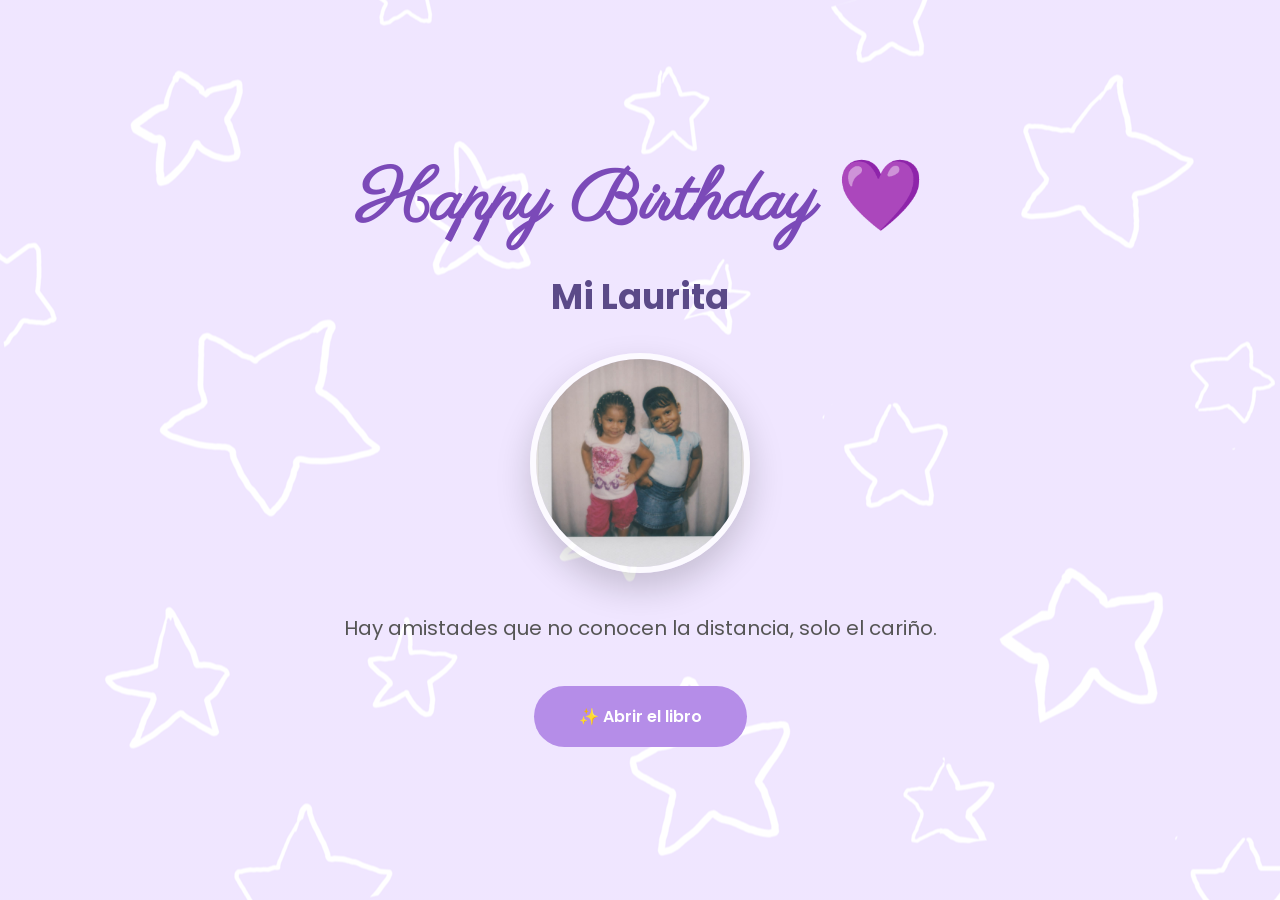
<file: index.html>
<!DOCTYPE html>
<html lang="es">

<head>

    <meta charset="UTF-8">

    <meta name="viewport"
          content="width=device-width, initial-scale=1.0">

    <title>Pumpe</title>

    <link rel="stylesheet" href="style.css">
    <link rel="preconnect" href="https://fonts.googleapis.com">
    <link rel="preconnect" href="https://fonts.gstatic.com" crossorigin>
    <link href="https://fonts.googleapis.com/css2?family=Parisienne&family=Poppins:wght@300;400;500;600;700&display=swap" rel="stylesheet">

</head>

<body>

    <section class="hero">

        <div class="contenido">

            <h1>Happy Birthday 💜</h1>

            <h2>Mi Laurita</h2>
            <div class="foto-portada">
                <img src="assets/fotos/portada.jpg" alt="Nuestra foto">
            </div>

            <p>
                Hay amistades que no conocen la distancia,
                solo el cariño.
            </p>
               <a href="nuestro-comienzo.html" class="btn">
                    ✨ Abrir el libro
                </a>

        </div>

    </section>

<script src="script.js"></script>

</body>

</html>
</file>
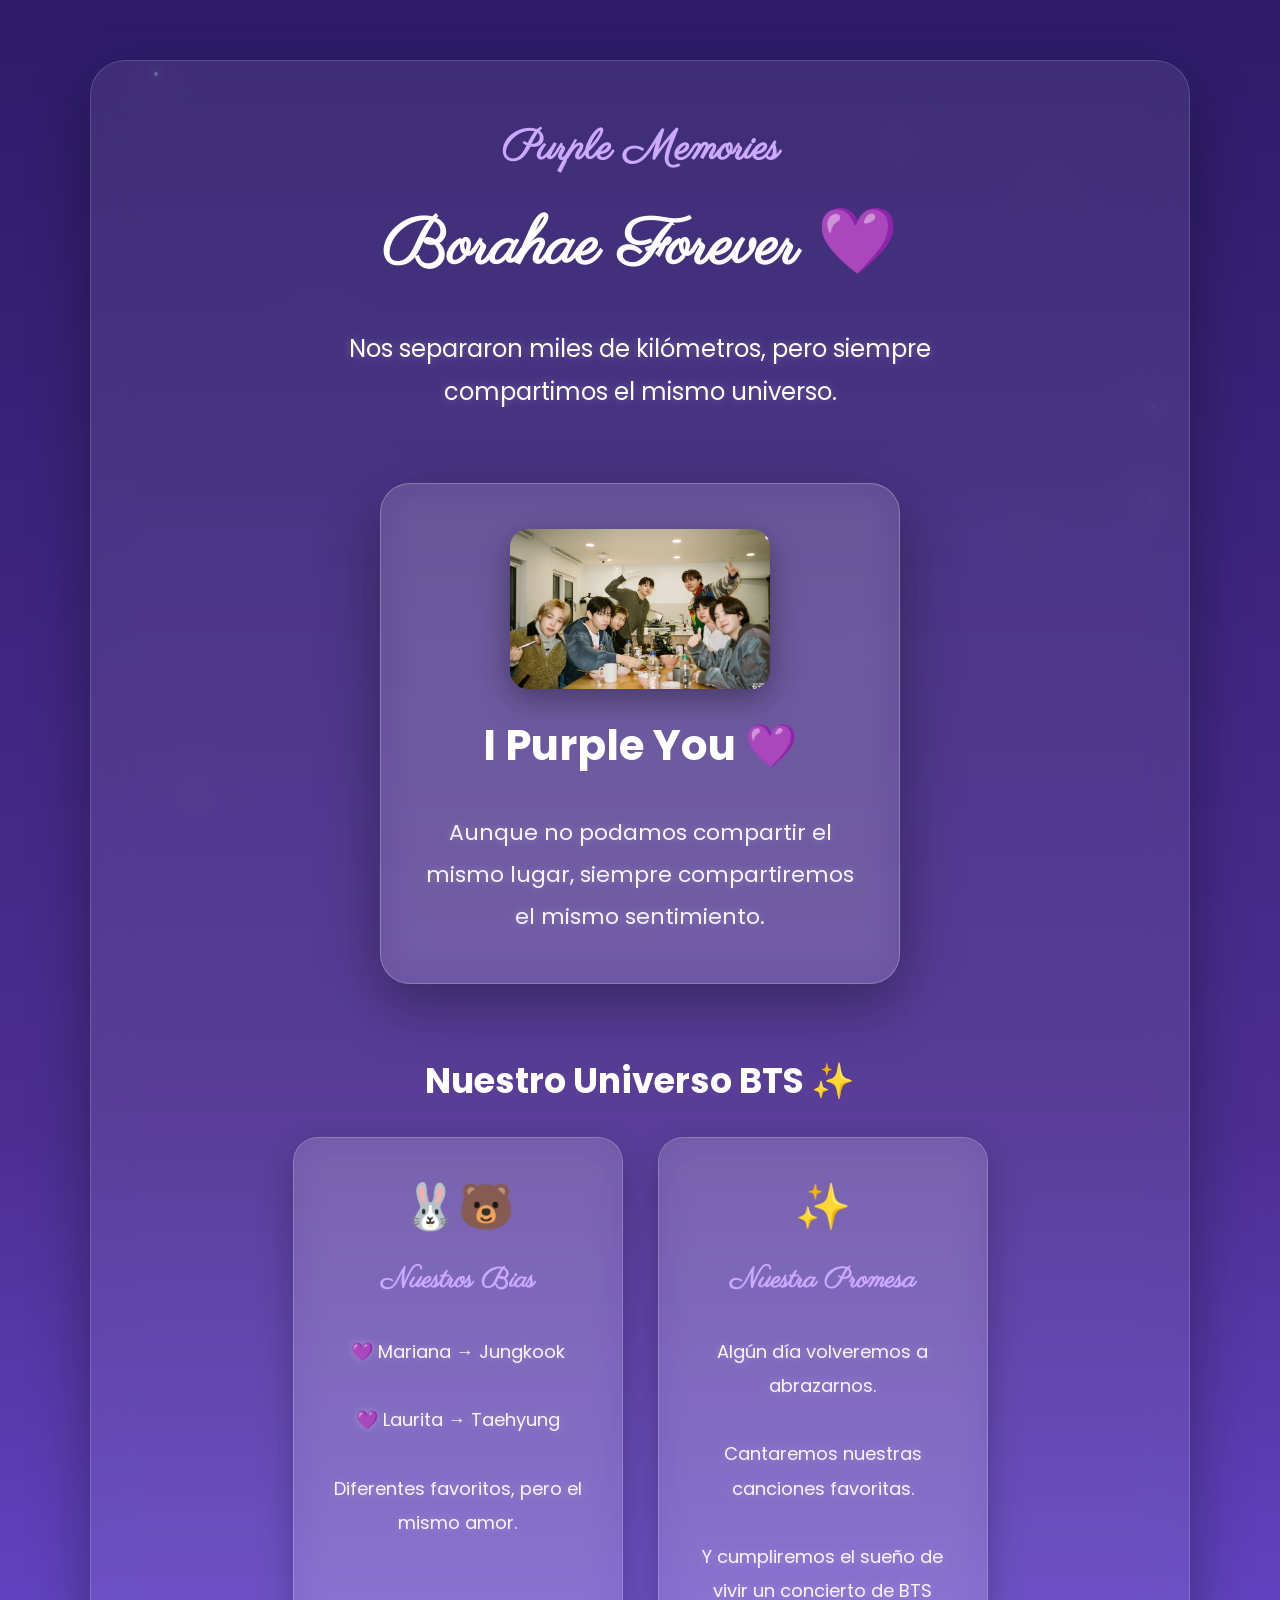
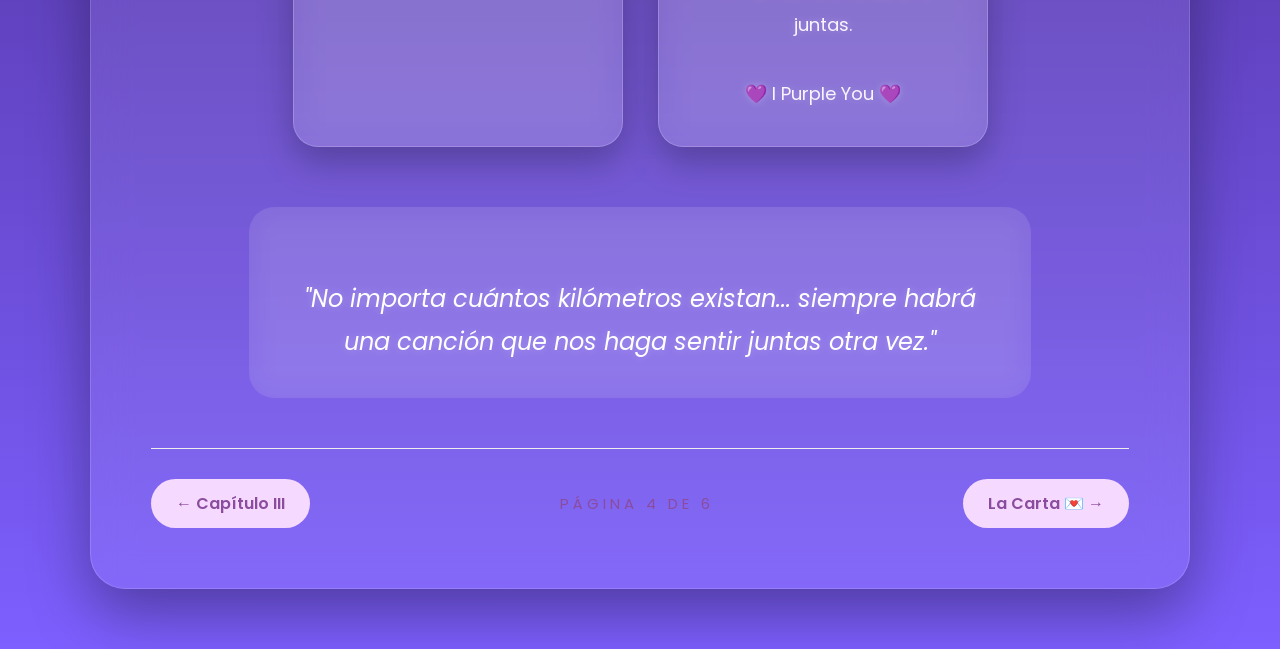
<file: bts.html>
<!DOCTYPE html>
<html lang="es">

<head>
    <meta charset="UTF-8">
    <meta name="viewport" content="width=device-width, initial-scale=1.0">
    <title>Borahae Forever 💜</title>

    <link rel="stylesheet" href="style.css">

    <link rel="preconnect" href="https://fonts.googleapis.com">
    <link rel="preconnect" href="https://fonts.gstatic.com" crossorigin>

    <link href="https://fonts.googleapis.com/css2?family=Parisienne&family=Poppins:wght@300;400;600;700&display=swap" rel="stylesheet">

</head>

<body>

<section class="capitulo-bts">

    <!-- Estrellas -->
    <div class="galaxia">

        <span class="star s1"></span>
        <span class="star s2"></span>
        <span class="star s3"></span>
        <span class="star s4"></span>
        <span class="star s5"></span>
        <span class="star s6"></span>
        <span class="star s7"></span>
        <span class="star s8"></span>
        <span class="star s9"></span>
        <span class="star s10"></span>

    </div>

    <div class="contenedor-bts">

        <h3>Purple Memories</h3>

      

        <h1>Borahae Forever 💜</h1>

        <p class="intro-bts">
            Nos separaron miles de kilómetros,
            pero siempre compartimos el mismo universo.
        </p>

        <!-- Tarjeta Principal -->

        <div class="bts-card">

            <img src="assets/iconos/bts-logo.png"
                 alt="BTS"
                 class="logo-bts">

            <h2>I Purple You 💜</h2>

            <p>
                Aunque no podamos compartir el mismo lugar,
                siempre compartiremos el mismo sentimiento.
            </p>

        </div>

        <h2 class="subtitulo">
            Nuestro Universo BTS ✨
        </h2>

        <!-- Tarjetas -->

        <div class="bts-grid">

            <div class="tarjeta-bts">

                <div class="icono">🐰🐻</div>

                <h3>Nuestros Bias</h3>

                <p>

                    💜 Mariana → Jungkook

                    <br><br>

                    💜 Laurita → Taehyung

                    <br><br>

                    Diferentes favoritos,
                    pero el mismo amor.

                </p>

            </div>

            <div class="tarjeta-bts">

                <div class="icono">✨</div>

                <h3>Nuestra Promesa</h3>

                <p>

                    Algún día volveremos a abrazarnos.

                    <br><br>

                    Cantaremos nuestras canciones favoritas.

                    <br><br>

                    Y cumpliremos el sueño
                    de vivir un concierto de BTS juntas.

                    <br><br>

                    💜 I Purple You 💜

                </p>

            </div>

        </div>

        <!-- Frase Final -->

        <div class="frase-final">

            <p>

                "No importa cuántos kilómetros existan...
                siempre habrá una canción que nos haga sentir juntas otra vez."

            </p>

        </div>

        <!-- Navegación -->

        <div class="navegacion">

            <a href="distancia.html">

                ← Capítulo III

            </a>

            <span>

                Página 4 de 6

            </span>

            <a href="carta.html">

                La Carta 💌 →

            </a>

        </div>

    </div>

</section>

</body>

</html>
</file>
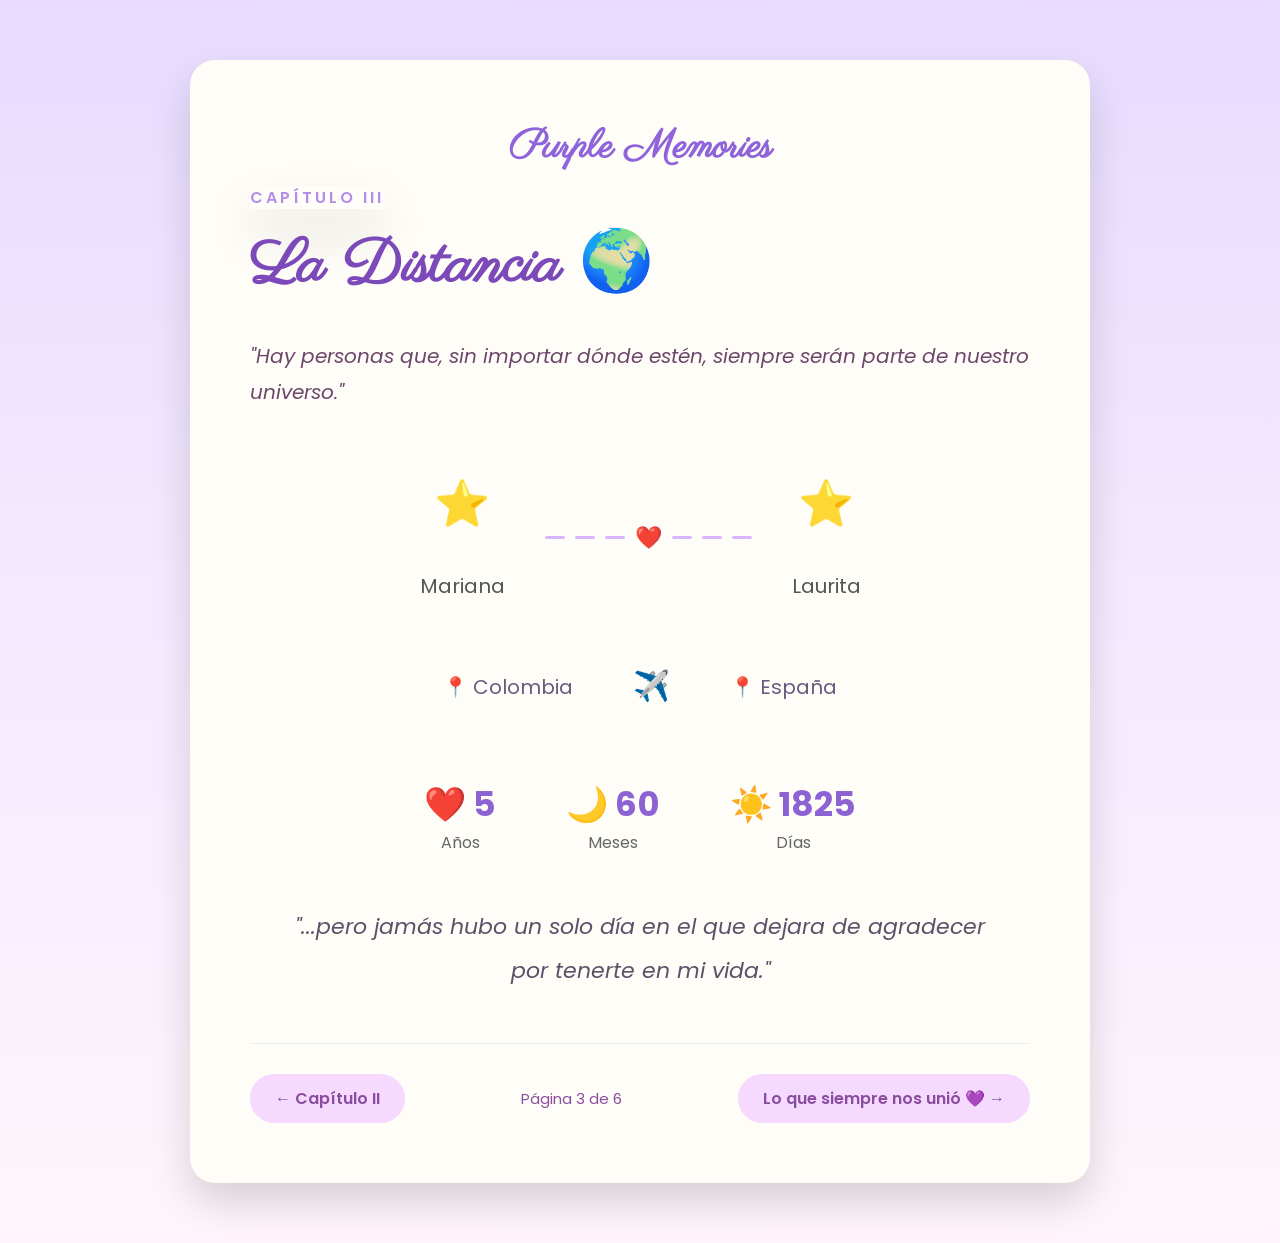
<file: distancia.html>
<!DOCTYPE html>
<html lang="es">

<head>

    <meta charset="UTF-8">
    <meta name="viewport" content="width=device-width, initial-scale=1.0">

    <title>Capítulo III | La Distancia</title>

    <link rel="stylesheet" href="style.css">

    <link rel="preconnect" href="https://fonts.googleapis.com">
    <link rel="preconnect" href="https://fonts.gstatic.com" crossorigin>

    <link href="https://fonts.googleapis.com/css2?family=Parisienne&family=Poppins:wght@300;400;600;700&display=swap" rel="stylesheet">

</head>

<body>

<section class="capitulo-distancia">

    <div class="libro">

        <h3 class="titulo-libro">
            Purple Memories
        </h3>

        <span class="capitulo-numero">
            Capítulo III
        </span>

        <h1>La Distancia 🌍</h1>

        <p class="frase">

            "Hay personas que, sin importar dónde estén,
            siempre serán parte de nuestro universo."

        </p>

        <!-- Estrellas -->

        <div class="constelacion">

            <div class="estrella-box">

                <div class="estrella">⭐</div>

                <p>Mariana</p>

            </div>

            <div class="conexion">

                <span></span>
                <span></span>
                <span></span>

                ❤️

                <span></span>
                <span></span>
                <span></span>

            </div>

            <div class="estrella-box">

                <div class="estrella">⭐</div>

                <p>Laurita</p>

            </div>

        </div>

        <!-- Países -->

        <div class="paises">

            <div>

                📍 Colombia

            </div>

            <div class="avion">

                ✈️

            </div>

            <div>

                📍 España

            </div>

        </div>

        <!-- Tiempo -->

        <div class="contador">

            <div>

                <h2>❤️ 5</h2>

                <span>Años</span>

            </div>

            <div>

                <h2>🌙 60</h2>

                <span>Meses</span>

            </div>

            <div>

                <h2>☀️ 1825</h2>

                <span>Días</span>

            </div>

        </div>

        <p class="mensaje-final">

            "...pero jamás hubo un solo día en el que dejara
            de agradecer por tenerte en mi vida."

        </p>

        <div class="navegacion">

            <a href="recuerdos.html">

                ← Capítulo II

            </a>

            <span>

                Página 3 de 6

            </span>

            <a href="bts.html">

                Lo que siempre nos unió 💜 →

            </a>

        </div>

    </div>

</section>

</body>

</html>
</file>
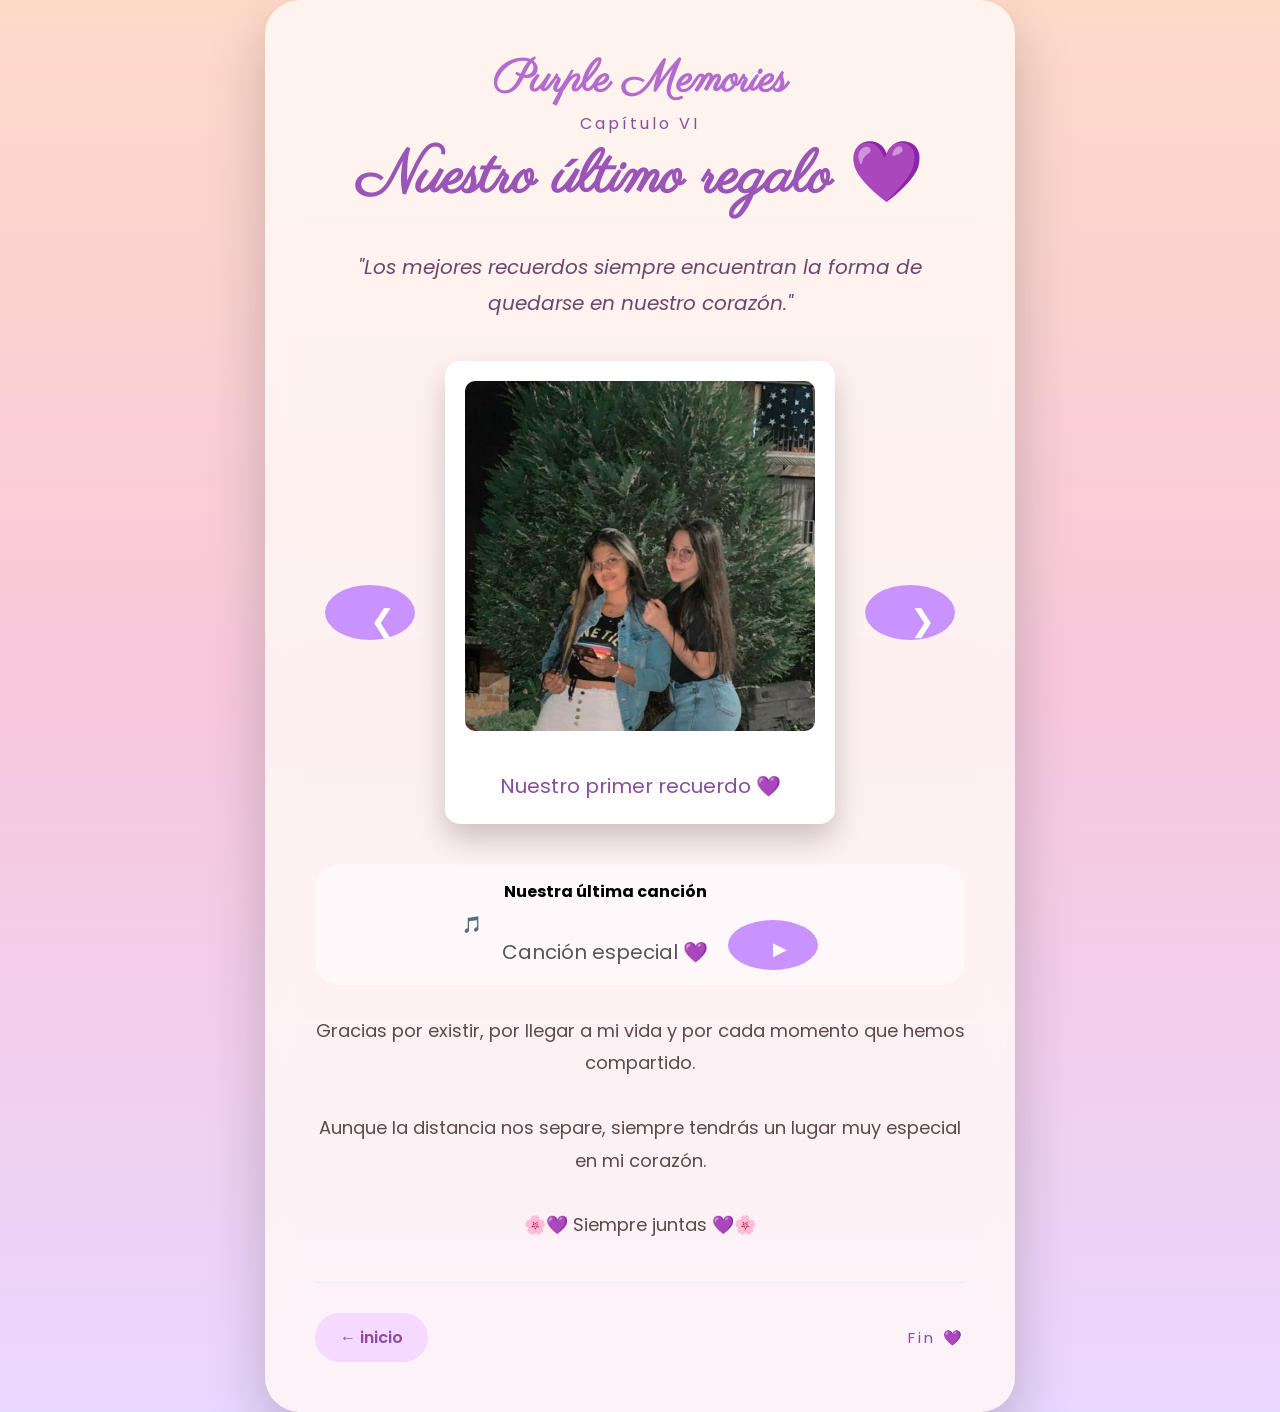
<file: final.html>
<!DOCTYPE html>
<html lang="es">

<head>

<meta charset="UTF-8">
<meta name="viewport" content="width=device-width, initial-scale=1.0">

<title>Nuestro último regalo 💜</title>

<link rel="stylesheet" href="style.css">


<link href="https://fonts.googleapis.com/css2?family=Parisienne&family=Poppins:wght@300;400;600&display=swap" rel="stylesheet">


</head>


<body>


<section class="final-section">


<div class="estrellas">

</div>



<div class="final-card">


<h3>
Purple Memories
</h3>


<span>
Capítulo VI
</span>



<h1>
Nuestro último regalo 💜
</h1>



<p class="frase">

"Los mejores recuerdos siempre encuentran
la forma de quedarse en nuestro corazón."

</p>




<!-- CARRUSEL -->


<div class="carrusel">


<button id="anterior">
❮
</button>



<div class="foto-box">


<img id="foto"
src="assets/fotos/foto4.jpg"
alt="Nuestro recuerdo">



<p id="descripcion">

Nuestro primer recuerdo 💜

</p>


</div>



<button id="siguiente">
❯
</button>



</div>





<!-- MUSICA -->


<div class="player-final">


<div>
🎵
</div>


<div>

<h4>
Nuestra última canción
</h4>


<p>
Canción especial 💜
</p>


</div>


<button id="playFinal">

▶

</button>


</div>



<audio id="musicaFinal">


<source src="assets/music/Tu y Yo.mp3"
type="audio/mpeg">


</audio>






<p class="mensaje">


Gracias por existir,
por llegar a mi vida
y por cada momento
que hemos compartido.


<br><br>


Aunque la distancia nos separe,
siempre tendrás un lugar
muy especial en mi corazón.


<br><br>


🌸💜 Siempre juntas 💜🌸


</p>






<div class="navegacion">


<a href="index.html">

← inicio

</a>


<span>

Fin 💜

</span>



</div>



</div>


</section>




<script src="script.js"></script>


</body>

</html>
</file>
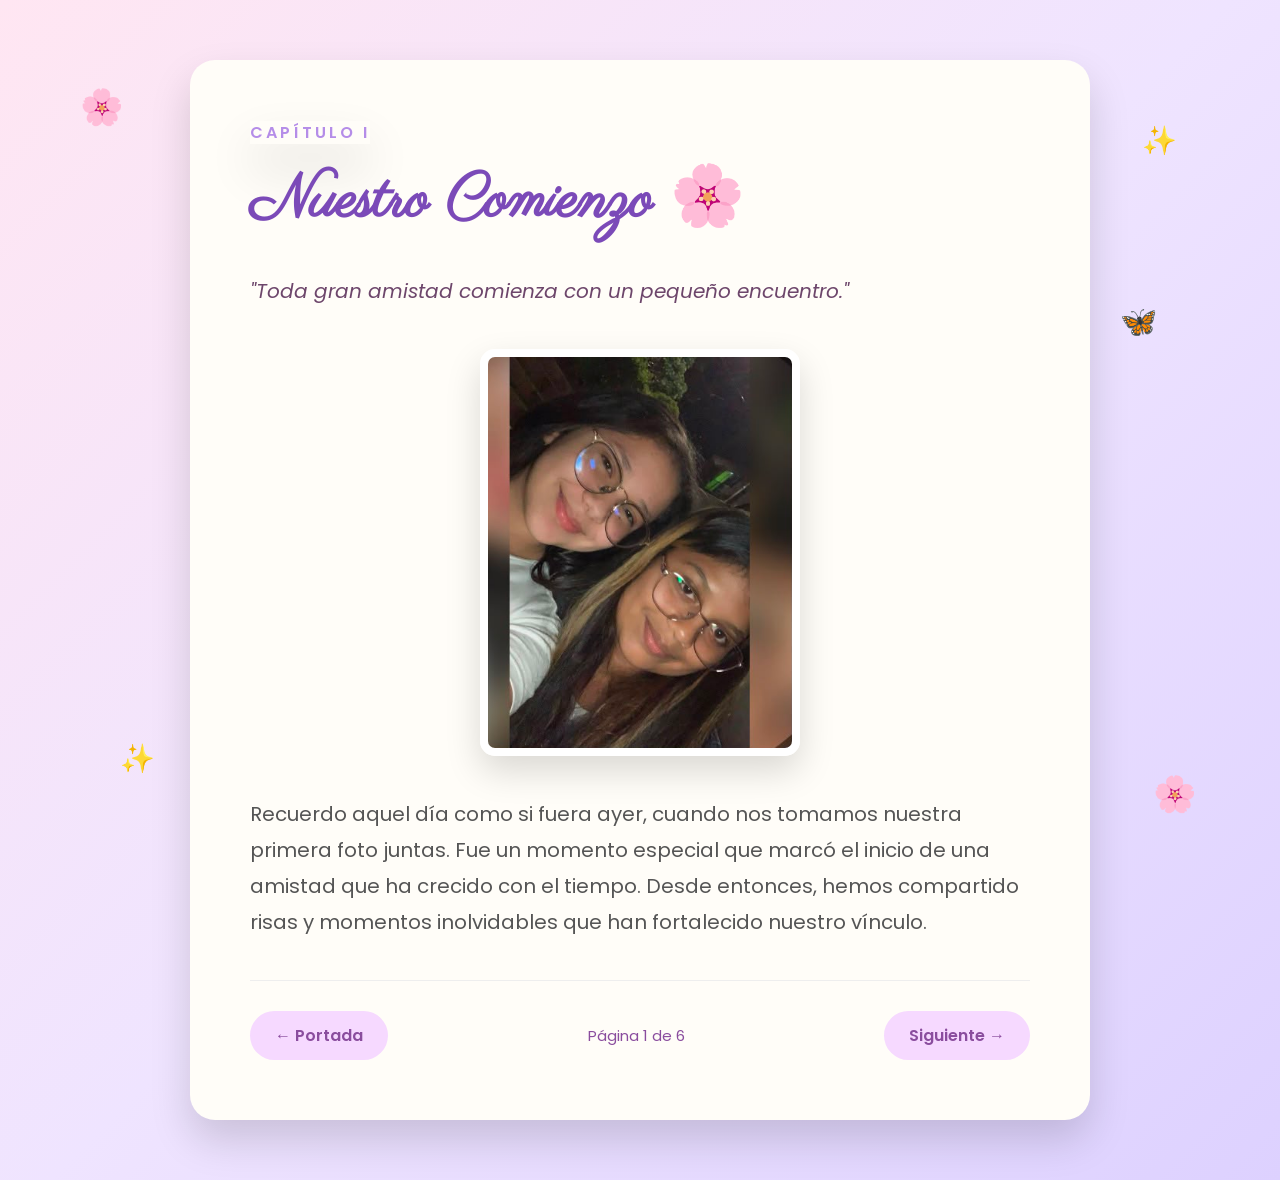
<file: nuestro-comienzo.html>
<!DOCTYPE html>
<html lang="es">

<head>

    <meta charset="UTF-8">

    <meta name="viewport" content="width=device-width, initial-scale=1.0">

    <title>Capítulo I | Nuestro Comienzo</title>

    <link rel="stylesheet" href="style.css">

    <link rel="preconnect" href="https://fonts.googleapis.com">
    <link rel="preconnect" href="https://fonts.gstatic.com" crossorigin>

    <link href="https://fonts.googleapis.com/css2?family=Parisienne&family=Poppins:wght@300;400;500;600;700&display=swap" rel="stylesheet">

</head>

<body>

<section class="capitulo">

    <div class="libro">

        <span class="capitulo-numero">
            Capítulo I
            <div class="decoracion">
            <span class="flor1">🌸</span>
            <span class="estrella1">✨</span>
            <span class="mariposa">🦋</span>
            <span class="estrella2">✨</span>
            <span class="flor2">🌸</span>
</div>
        </span>
        

        <h1>Nuestro Comienzo 🌸</h1>

        <p class="frase">

            "Toda gran amistad comienza con un pequeño encuentro."

        </p>

        <img src="assets/fotos/comienzo.jpg"
             alt="Nuestra primera foto"
             class="foto">

        <div class="texto">

            <p>
                Recuerdo aquel día como si fuera ayer, cuando nos tomamos nuestra primera foto juntas. Fue un momento especial que marcó el inicio de una amistad que ha crecido con el tiempo. Desde entonces, hemos compartido risas y momentos inolvidables que han fortalecido nuestro vínculo.

            </p>

        </div>

        <div class="navegacion">

            <a href="index.html">
                ← Portada
            </a>

            <span>

                Página 1 de 6

            </span>

            <a href="recuerdos.html">

                Siguiente →

            </a>

        </div>

    </div>

</section>

</body>

</html>
</file>
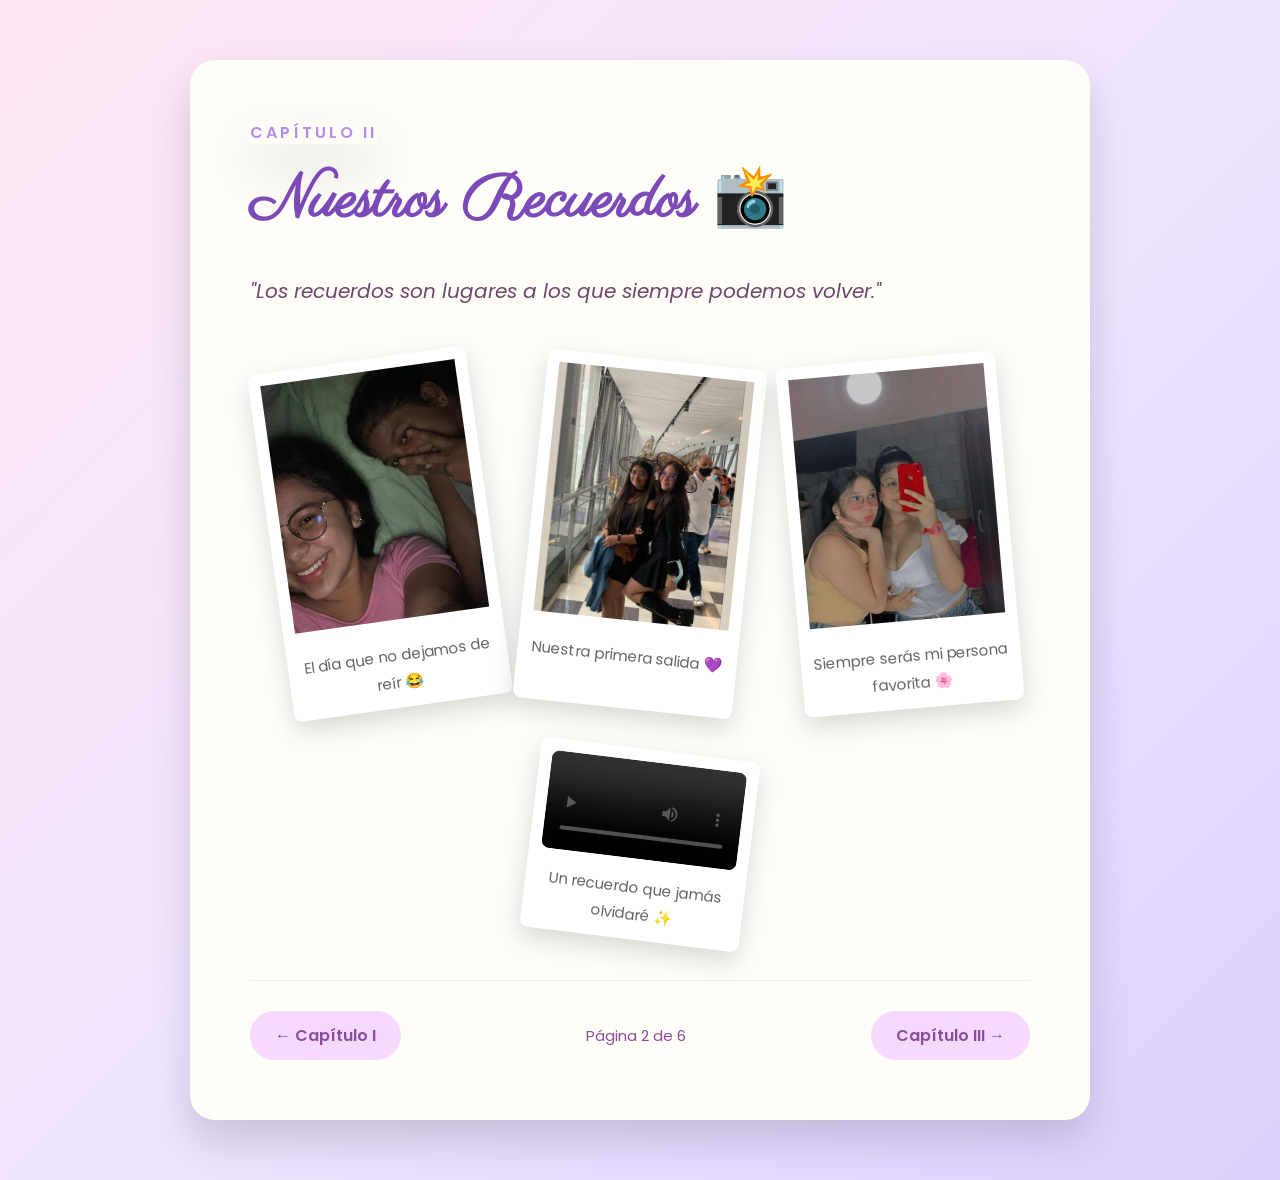
<file: recuerdos.html>
<!DOCTYPE html>
<html lang="es">

<head>

    <meta charset="UTF-8">

    <meta name="viewport" content="width=device-width, initial-scale=1.0">

    <title>Capítulo II | Nuestros Recuerdos</title>

    <link rel="stylesheet" href="style.css">

    <link rel="preconnect" href="https://fonts.googleapis.com">

    <link rel="preconnect" href="https://fonts.gstatic.com" crossorigin>

    <link href="https://fonts.googleapis.com/css2?family=Parisienne&family=Poppins:wght@300;400;500;600;700&display=swap" rel="stylesheet">

</head>

    <body>

        <section class="capitulo">

            <div class="libro">

                <span class="capitulo-numero">
                Capítulo II
                </span>

                <h1>Nuestros Recuerdos 📸</h1>

                <p class="frase">

                "Los recuerdos son lugares a los que siempre podemos volver."

                </p>

                <div class="galeria">

                <div class="polaroid">

                <img src="assets/fotos/foto1.jpg">

                <p>El día que no dejamos de reír 😂</p>

                    </div>

                    <div class="polaroid">

                <img src="assets/fotos/foto2.jpg">

                <p>Nuestra primera salida 💜</p>

                </div>

                <div class="polaroid">

                <img src="assets/fotos/foto3.jpg">

                <p>Siempre serás mi persona favorita 🌸</p>

                </div>

                <div class="polaroid">

    <video controls class="video-recuerdo">

        <source src="assets/videos/recuerdo.mp4" type="video/mp4">

        Tu navegador no soporta videos.

    </video>

    <p>Un recuerdo que jamás olvidaré ✨</p>

</div>

                </div>

                <div class="navegacion">

                <a href="nuestro-comienzo.html">

                ← Capítulo I

                </a>

                <span>

                Página 2 de 6

                </span>

                <a href="distancia.html">

                Capítulo III →

                </a>

                </div>

            </div>

        </section>

    </body>

 </html>
</file>
<file: style.css>
*{
    margin:0;
    padding:0;
    box-sizing:border-box;
}

body{

    font-family:'Poppins',sans-serif;

    overflow-x:hidden;

}
.hero{

    width:100%;

    height:100vh;

    display:flex;

    justify-content:center;

    align-items:center;

    text-align:center;

    background:linear-gradient(
        135deg,
        #ffd6eb,
        #f4ddff,
        #d7c3ff
    );

}
.contenido{

    width:90%;

    max-width:700px;

}
h1{

    font-family:'Parisienne',cursive;

    font-size:70px;

    color:#7b4ab8;

}
h2{

    margin-top:20px;

    font-size:35px;

    color:#5b4a88;

}
p{

    margin-top:30px;

    font-size:20px;

    color:#555;

    line-height:1.8;

}
button{

    margin-top:40px;

    padding:18px 45px;

    border:none;

    border-radius:50px;

    background:#b58de8;

    color:white;

    font-size:18px;

    cursor:pointer;

    transition:.4s;

}
button:hover{

    transform:scale(1.08);

    background:#9b6fe0;

}
.hero{

    background:

    linear-gradient(
        rgba(255,255,255,.15),
        rgba(255,255,255,.15)
    ),

    url("assets/fondos/fondo.jpg");

    background-size:cover;

    background-position:center;

}

.foto-portada{
    margin:30px 0;
}

.foto-portada img{

    width:220px;
    height:220px;

    object-fit:cover;

    border-radius:50%;

    border:6px solid rgba(255,255,255,.8);

    box-shadow:0 15px 35px rgba(0,0,0,.18);

    transition:.5s;

}

.foto-portada img:hover{

    transform:scale(1.05);

}
@keyframes aparecer{

    from{

        opacity:0;
        transform:translateY(40px);

    }

    to{

        opacity:1;
        transform:translateY(0);

    }

}
.contenido{

    animation: aparecer 1.8s ease;

}
.capitulo{

    min-height:100vh;

    display:flex;

    justify-content:center;

    align-items:center;

    padding:60px 20px;

    background:linear-gradient(135deg,#ffe6f2,#efe4ff,#ddd1ff);

}

.libro{

    width:90%;

    max-width:900px;

    background:#FFFDF8;

    border-radius:25px;

    padding:60px;

    box-shadow:0 20px 40px rgba(0,0,0,.15);

    animation: aparecer 1s ease;

}

.capitulo-numero{

    color:#b58de8;

    font-weight:600;

    letter-spacing:3px;

    text-transform:uppercase;
box-shadow:0 25px 50px rgba(0,0,0,.12);
}

.libro h1{

    font-family:'Parisienne',cursive;

    font-size:60px;

    color:#7b4ab8;

    margin:15px 0;

}

.frase{

    color:#777;

    font-style:italic;

    margin-bottom:40px;

}

.foto{

    width:100%;

    max-height:450px;

    object-fit:cover;

    border-radius:20px;

    box-shadow:0 10px 25px rgba(0,0,0,.15);

}

.texto{

    margin-top:40px;

    line-height:2;

    font-size:18px;

    color:#555;

}

.navegacion{

    display:flex;

    justify-content:space-between;

    margin-top:60px;

    border-top:1px solid #eee;

    padding-top:30px;

}

.navegacion a{

    text-decoration:none;

    color:#8c62d6;

    font-weight:600;

}

.navegacion a:hover{

    color:#6e42bf;

}
.btn{

    display:inline-block;

    margin-top:40px;

    padding:18px 45px;

    border-radius:50px;

    background:#b58de8;

    color:white;

    text-decoration:none;

    font-weight:600;

    transition:.4s;

}

.btn:hover{

    background:#9d74e4;

    transform:scale(1.05);

}
.foto{

    width: 45%;
    max-width: 320px;

    height: auto;

    display: block;

    margin: 40px auto;

    border-radius: 15px;

    border: 8px solid white;

    box-shadow: 0 15px 35px rgba(0,0,0,.15);

    transition: .4s;

}

.foto:hover{

    transform: scale(1.03);

}
.decoracion{
    position: absolute;
    width: 100%;
    height: 100%;
    top: 0;
    left: 0;
    pointer-events: none;
}

.flor1{
    position: absolute;
    top: 80px;
    left: 80px;
    font-size: 35px;
}

.estrella1{
    position: absolute;
    top: 120px;
    right: 100px;
    font-size: 28px;
}

.mariposa{
    position: absolute;
    top: 300px;
    right: 120px;
    font-size: 30px;
}

.estrella2{
    position: absolute;
    bottom: 120px;
    left: 120px;
    font-size: 28px;
}

.flor2{
    position: absolute;
    bottom: 80px;
    right: 80px;
    font-size: 35px;
}
.galeria{

    display:flex;

    justify-content:center;

    flex-wrap:wrap;

    gap:40px;

    margin-top:50px;

}
.polaroid{

    width:220px;

    background:white;

    padding:12px;

    border-radius:8px;

    box-shadow:0 10px 25px rgba(0,0,0,.15);

    transition:.4s;

}
.polaroid img{

    width:100%;

    height:250px;

    object-fit:cover;

}
.polaroid p{

    text-align:center;

    margin-top:15px;

    font-size:15px;

    color:#666;

}
.polaroid:hover{

    transform:

    rotate(0deg)

    scale(1.06);

}
.polaroid:nth-child(1){

    transform:rotate(-8deg);

}

.polaroid:nth-child(2){

    transform:rotate(6deg);

}

.polaroid:nth-child(3){

    transform:rotate(-5deg);

}

.polaroid:nth-child(4){

    transform:rotate(7deg);

}
.video-recuerdo{

    width:100%;

    border-radius:8px;

    display:block;

}
.capitulo-distancia{

    min-height:100vh;

    display:flex;

    justify-content:center;

    align-items:center;

    padding:60px 20px;

    background:linear-gradient(180deg,#e7dbff,#f5eaff,#fff5fb);

}
.titulo-libro{

    font-family:'Parisienne',cursive;

    font-size:40px;

    color:#8f63da;

    text-align:center;

    margin-bottom:10px;

}
.constelacion{

    display:flex;

    justify-content:center;

    align-items:center;

    gap:40px;

    margin:60px 0;

}
.estrella-box{

    text-align:center;

}

.estrella{

    font-size:45px;

    animation:latido 3s infinite;

}
@keyframes latido{

0%{

transform:scale(1);

}

50%{

transform:scale(1.2);

}

100%{

transform:scale(1);

}

}
.conexion{

    display:flex;

    align-items:center;

    gap:10px;

    color:#b58de8;

    font-size:22px;

}

.conexion span{

    width:20px;

    height:3px;

    background:#d8b6ff;

    border-radius:50px;

}
.paises{

    display:flex;

    justify-content:center;

    align-items:center;

    gap:60px;

    margin:40px 0;

    color:#6b5a82;

    font-size:20px;

}

.avion{

    font-size:30px;

}
.contador{

    display:flex;

    justify-content:center;

    gap:70px;

    margin:50px 0;

    text-align:center;

}

.contador h2{

    color:#8d63d4;

    font-size:34px;

}

.contador span{

    color:#666;

}
.mensaje-final{

    max-width:700px;

    margin:50px auto;

    text-align:center;

    font-size:22px;

    line-height:2;

    color:#5d5068;

    font-style:italic;

}
.capitulo-bts{

    min-height:100vh;

    display:flex;

    justify-content:center;

    align-items:center;

    background:linear-gradient(180deg,#2D1B69,#4C2E91,#7D5FFF);

    overflow:hidden;

}
.contenedor-bts{

    position: relative;

    z-index: 10;

    width: 90%;

    max-width: 1100px;

    margin: 60px auto;

    padding: 60px;

    background: rgba(255,255,255,.08);

    backdrop-filter: blur(20px);

    border: 1px solid rgba(255,255,255,.15);

    border-radius: 35px;

    box-shadow: 0 25px 60px rgba(0,0,0,.35);

    text-align: center;

}
.contenedor-bts h3{

    color:#CBA9FF;

    font-family:'Parisienne',cursive;

    font-size:42px;

}
.contenedor-bts span{

    color:#FFFFFF;

    letter-spacing:4px;

    text-transform:uppercase;

}
.contenedor-bts h1{

    color:white;

    font-size:65px;

    margin-top:25px;

}
  .contenedor-bts p{

    color:white;

    font-size:24px;

    line-height:1.8;

    margin-top:35px;

    text-shadow:0 0 8px rgba(255,255,255,.25);



}
.galaxia{

    position:absolute;

    width:100%;

    height:100%;

    top:0;

    left:0;

    overflow:hidden;

}
.star{

    position:absolute;

    width:4px;

    height:4px;

    background:white;

    border-radius:50%;

    box-shadow:0 0 10px white;

    animation:brillar 4s infinite ease-in-out;

}
.s1{

top:8%;
left:12%;

}

.s2{

top:20%;
right:18%;

}

.s3{

top:35%;
left:25%;

}

.s4{

top:55%;
right:10%;

}

.s5{

bottom:12%;
left:15%;

}

.s6{

bottom:28%;
right:30%;

}

.s7{

top:70%;
left:50%;

}

.s8{

top:15%;
left:70%;

}

.s9{

bottom:40%;
left:80%;

}

.s10{

top:45%;
left:90%;

}
@keyframes brillar{

    0%{

        opacity:.2;

        transform:scale(.8);

    }

    50%{

        opacity:1;

        transform:scale(1.8);

    }

    100%{

        opacity:.2;

        transform:scale(.8);

    }

}
.bts-card{

    width:520px;

    margin:70px auto;

    padding:45px;

    border-radius:30px;

    background:rgba(255,255,255,.10);

    backdrop-filter:blur(20px);

    border:1px solid rgba(255,255,255,.25);

    box-shadow:0 20px 60px rgba(0,0,0,.35);

    transition:.5s;

}
    .logo-bts{

    width:260px;

    height:160px;

    object-fit:cover;

    border-radius:18px;

    display:block;

    margin:auto;

    margin-bottom:25px;

    box-shadow:0 10px 30px rgba(0,0,0,.35);

    transition:.5s;

}
.bts-card h2{

    color:white;

    font-size:42px;

    margin:25px 0;

}
.bts-card p{

    color:#F7F5FF;

    font-size:22px;

    line-height:1.9;

}
.bts-card:hover{

    transform:translateY(-10px);

    box-shadow:0 30px 60px rgba(0,0,0,.45);
    animation: aparecerCard 1.8s ease;

}
.bts-card:hover .logo-bts{

    transform:scale(1.1);

}
@keyframes aparecerCard{

    from{

        opacity:0;

        transform:translateY(60px);

    }

    to{

        opacity:1;

        transform:translateY(0);

    }

}
.navegacion{

    margin-top:70px;

    display:flex;

    justify-content:space-between;

    align-items:center;

}

.navegacion a{

    text-decoration:none;

    color:white;

    background:#9D6CFF;

    padding:15px 30px;

    border-radius:40px;

    transition:.4s;

    font-weight:600;

}

.navegacion a:hover{

    background:#B98CFF;

    transform:translateY(-5px);

}

.navegacion span{

    color:white;

    font-size:18px;

}
.intro-bts{

    color:white;

    font-size:22px;

    max-width:700px;

    margin:25px auto 50px;

    line-height:1.8;

    text-align:center;

}

.subtitulo{

    color:white;

    margin:60px 0 30px;

    font-size:35px;

}

.bts-grid{

    display:flex;

    justify-content:center;

    gap:35px;

    flex-wrap:wrap;

    margin-bottom:60px;

}

.tarjeta-bts{

    width:330px;

    background:rgba(255,255,255,.12);

    backdrop-filter:blur(18px);

    border-radius:25px;

    padding:35px;

    color:white;

    text-align:center;

    border:1px solid rgba(255,255,255,.2);

    box-shadow:0 15px 35px rgba(0,0,0,.25);

    transition:.4s;

}

.tarjeta-bts:hover{

    transform:translateY(-10px);

}

.icono{

    font-size:45px;

    margin-bottom:20px;

}

.tarjeta-bts h3{

    margin-bottom:20px;

    font-size:28px;

}

.tarjeta-bts p{

    font-size:18px;

    line-height:1.9;

    color:#F8F5FF;

}

.frase-final{

    width:80%;

    margin:50px auto;

    background:rgba(255,255,255,.08);

    backdrop-filter:blur(15px);

    border-radius:25px;

    padding:35px;

    color:white;

    font-size:22px;

    line-height:2;

    font-style:italic;

}
/* ========================= */
/* CAPÍTULO V */
/* ========================= */

.carta-section{

    min-height:100vh;

    display:flex;

    justify-content:center;

    align-items:center;

    flex-direction:column;

    background:linear-gradient(180deg,#FFF8F2,#FFE9F3,#FDE8FF);

    overflow:auto;

    position:relative;

}
.luces{

    position:absolute;

    width:100%;

    height:100%;

    background-image:

    radial-gradient(circle,#ffffff66 2px,transparent 2px);

    background-size:80px 80px;

    animation:moverLuces 18s linear infinite;

}
@keyframes moverLuces{

    from{

        transform:translateY(0);

    }

    to{

        transform:translateY(-80px);

    }

}
.sobre{

    position:relative;

    width:320px;

    height:220px;

    cursor:pointer;

    transition:.6s;

    z-index:20;

}
.cuerpo{

    position:absolute;

    width:100%;

    height:100%;

    background:#F6C7D7;

    border-radius:12px;

    box-shadow:0 15px 40px rgba(0,0,0,.2);

}
.tapa{

    position:absolute;

    width:100%;

    height:110px;

    background:#E7A9C2;

    clip-path:polygon(0 0,100% 0,50% 100%);

    transform-origin:top;

    transition:.8s;

    z-index:5;

}
.sobre h2{

    position:absolute;

    width:100%;

    text-align:center;

    top:60px;

    font-size:45px;

    z-index:10;

}
.sobre p{

    position:absolute;

    width:100%;

    text-align:center;

    bottom:20px;

    font-size:20px;

    color:#6D466B;

    z-index:10;

}
.carta{

    width:750px;

    max-width:90%;

    background:#FFFDF8;

    padding:60px;

    border-radius:20px;

    box-shadow:0 25px 60px rgba(0,0,0,.25);

    display:none;

    animation:subirCarta 1s ease;

}
@keyframes subirCarta{

    from{

        transform:translateY(120px);

        opacity:0;

    }

    to{

        transform:translateY(0);

        opacity:1;

    }

}
.carta h1{

    text-align:center;

    font-family:'Parisienne',cursive;

    font-size:55px;

    color:#A255B9;

}
.contenido-carta{

    margin-top:40px;

    font-family:'Dancing Script',cursive;

    font-size:30px;

    color:#5B4A4A;

    line-height:2;

}
.petalos{

    position:absolute;

    width:100%;

    height:100%;

    overflow:hidden;

    pointer-events:none;

}
.petalo{

    position:absolute;

    top:-40px;

    font-size:22px;

    animation:caer linear forwards;

}
@keyframes caer{

    0%{

        transform:
        translateY(-50px)
        rotate(0deg);

        opacity:0;

    }

    20%{

        opacity:1;

    }

    100%{

        transform:
        translateY(110vh)
        rotate(360deg);

        opacity:0;

    }

}
.player{

    position:fixed;

    top:25px;

    right:25px;

    width:300px;

    padding:18px 20px;

    display:flex;

    align-items:center;

    gap:18px;

    background:rgba(255,255,255,.18);

    backdrop-filter:blur(20px);

    border-radius:20px;

    box-shadow:0 12px 35px rgba(0,0,0,.18);

    color:#5D4475;

    z-index:999;

}

.player-icon{

    font-size:35px;

}

.player-info{

    flex:1;

}

.player-info h4{

    margin:0;

    font-size:18px;

}

.player-info p{

    margin:4px 0 0;

    font-size:15px;

}

#playMusic{

    width:55px;

    height:55px;

    border:none;

    border-radius:50%;

    background:#C893FF;

    color:white;

    font-size:22px;

    cursor:pointer;

    transition:.3s;

}

#playMusic:hover{

    transform:scale(1.08);

    background:#A865FF;

}
/* PAGINACIÓN */

.navegacion{

    margin-top:50px;

    display:flex;

    justify-content:space-between;

    align-items:center;

}


.navegacion a{

    text-decoration:none;

    color:#8A4D9E;

    background:#F6D9FF;

    padding:12px 25px;

    border-radius:30px;

    font-family:'Poppins';

    transition:.3s;

}


.navegacion a:hover{

    background:#B987FF;

    color:white;

    transform:translateY(-5px);

}


.navegacion span{

    color:#8A4D9E;

    font-family:'Poppins';

}


/* ==========================
   CARTA PRINCIPAL
========================== */


.carta{

    width:750px;

    max-width:90%;

    background:#FFFDF8;

    border-radius:25px;

    padding:60px;

    box-shadow:0 25px 60px rgba(0,0,0,.25);

    display:none;

    flex-direction:column;

    animation:subirCarta 1s ease;

}




/* ==========================
   ANIMACIÓN
========================== */


@keyframes subirCarta{

    from{

        transform:translateY(120px);

        opacity:0;

    }


    to{

        transform:translateY(0);

        opacity:1;

    }

}




/* ==========================
   TITULO
========================== */


.carta h1{

    text-align:center;

    font-family:'Parisienne',cursive;

    font-size:55px;

    color:#A255B9;

    margin-bottom:20px;

}




/* ==========================
   TEXTO DE LA CARTA
========================== */


.contenido-carta{

    margin-top:30px;

    font-family:'Dancing Script',cursive;

    font-size:30px;

    color:#5B4A4A;

    line-height:2;

}




/* ==========================
   PAGINACIÓN
========================== */


.navegacion{

    margin-top:40px;

    display:flex;

    justify-content:space-between;

    align-items:center;

}




.navegacion a{

    text-decoration:none;

    color:#8A4D9E;

    background:#F6D9FF;

    padding:12px 25px;

    border-radius:30px;

    transition:.3s;

    font-family:'Poppins',sans-serif;

}




.navegacion a:hover{

    background:#C893FF;

    color:white;

    transform:translateY(-3px);

}




.navegacion span{

    color:#8A4D9E;

    font-family:'Poppins',sans-serif;

    font-size:15px;

}




/* ==========================
   MOSTRAR CARTA
========================== */


.carta.abierta{

    display:flex;

}
.luces,
.petalos{

    pointer-events:none;

}


.navegacion{

    position:relative;

    z-index:50;

}
/* ==========================
   CAPITULO FINAL
========================== */


.final-section{

min-height:100vh;

display:flex;

justify-content:center;

align-items:center;

background:
linear-gradient(
180deg,
#FFD9C8,
#F8C8DD,
#EAD7FF
);

overflow:hidden;

}



.final-card{

width:750px;

max-width:90%;

padding:50px;

background:#fffaf7cc;

backdrop-filter:blur(15px);

border-radius:35px;

text-align:center;

box-shadow:0 25px 60px #0003;

}



.final-card h3{

font-family:'Parisienne';

font-size:45px;

color:#B46BCE;

}



.final-card span{

letter-spacing:3px;

color:#8A4D9E;

}



.final-card h1{

font-family:'Parisienne';

font-size:60px;

color:#9B55B7;

}



.frase{

font-family:'Poppins';

font-size:20px;

color:#6d466b;

}





/* CARRUSEL */


.carrusel{

display:flex;

align-items:center;

justify-content:center;

gap:30px;

margin:40px 0;

}



.carrusel button{

border:none;

background:#C893FF;

color:white;

font-size:30px;

width:55px;

height:55px;

border-radius:50%;

cursor:pointer;

}




.foto-box{

background:white;

padding:20px;

border-radius:15px;

box-shadow:0 15px 30px #0003;

}



.foto-box img{

width:350px;

height:350px;

object-fit:cover;

border-radius:10px;

}



.foto-box p{

font-family:'Poppins';

color:#8A4D9E;

}





/* REPRODUCTOR */


.player-final{

margin:30px auto;

display:flex;

align-items:center;

justify-content:center;

gap:20px;

background:#ffffff80;

padding:15px;

border-radius:25px;

}



.player-final button{

border:none;

background:#C893FF;

color:white;

border-radius:50%;

width:50px;

height:50px;

cursor:pointer;

}



.mensaje{

font-family:'Poppins';

font-size:18px;

color:#5B4A4A;

line-height:1.8;

}
/* =====================================
   RESPONSIVE DESIGN
   COMPUTADOR - TABLET - CELULAR
===================================== */


/* TABLETS */
@media (max-width: 900px){


    .contenedor-bts,
    .final-card,
    .carta{

        width:90%;

        padding:40px 30px;

    }



    .contenedor-bts h1,
    .final-card h1{

        font-size:45px;

    }



    .carta h1{

        font-size:45px;

    }



    .contenido-carta{

        font-size:25px;

    }



    .player{

        width:250px;

        right:15px;

        top:15px;

    }



    .foto-box img{

        width:280px;

        height:280px;

    }


}




/* CELULARES */
@media (max-width:600px){


    body{

        overflow-x:hidden;

    }



    /* CARTAS GENERALES */


    .carta,
    .final-card,
    .contenedor-bts{


        width:95%;

        padding:25px 20px;

        border-radius:25px;


    }




    /* TITULOS */


    .carta h1,
    .final-card h1,
    .contenedor-bts h1{


        font-size:38px;

    }




    .contenedor-bts h3,
    .final-card h3{


        font-size:35px;

    }




    /* TEXTOS */


    .contenido-carta{

        font-size:22px;

        line-height:1.7;

    }



    .mensaje,
    .frase{

        font-size:16px;

    }




    /* SOBRE */


    .sobre{

        width:260px;

        height:180px;

    }




    .sobre h2{

        font-size:35px;

    }




    /* REPRODUCTOR */


    .player,
    .player-final{


        position:relative;

        top:auto;

        right:auto;

        width:90%;

        margin:20px auto;


    }




    .player-info h4{

        font-size:15px;

    }




    /* CARRUSEL */


    .carrusel{


        gap:10px;

    }




    .foto-box{

        padding:12px;

    }



    .foto-box img{


        width:220px;

        height:220px;


    }




    .carrusel button{


        width:40px;

        height:40px;

        font-size:20px;


    }





    /* NAVEGACION */


    .navegacion{


        flex-direction:column;

        gap:15px;

        margin-top:30px;


    }



    .navegacion a{


        width:80%;

        text-align:center;


    }





}




/* CELULARES MUY PEQUEÑOS */

@media (max-width:380px){



    .carta,
    .final-card,
    .contenedor-bts{


        padding:20px 15px;


    }




    .contenido-carta{


        font-size:20px;


    }




    .foto-box img{


        width:180px;

        height:180px;


    }




    .carta h1,
    .final-card h1{


        font-size:32px;


    }



}
</file>
